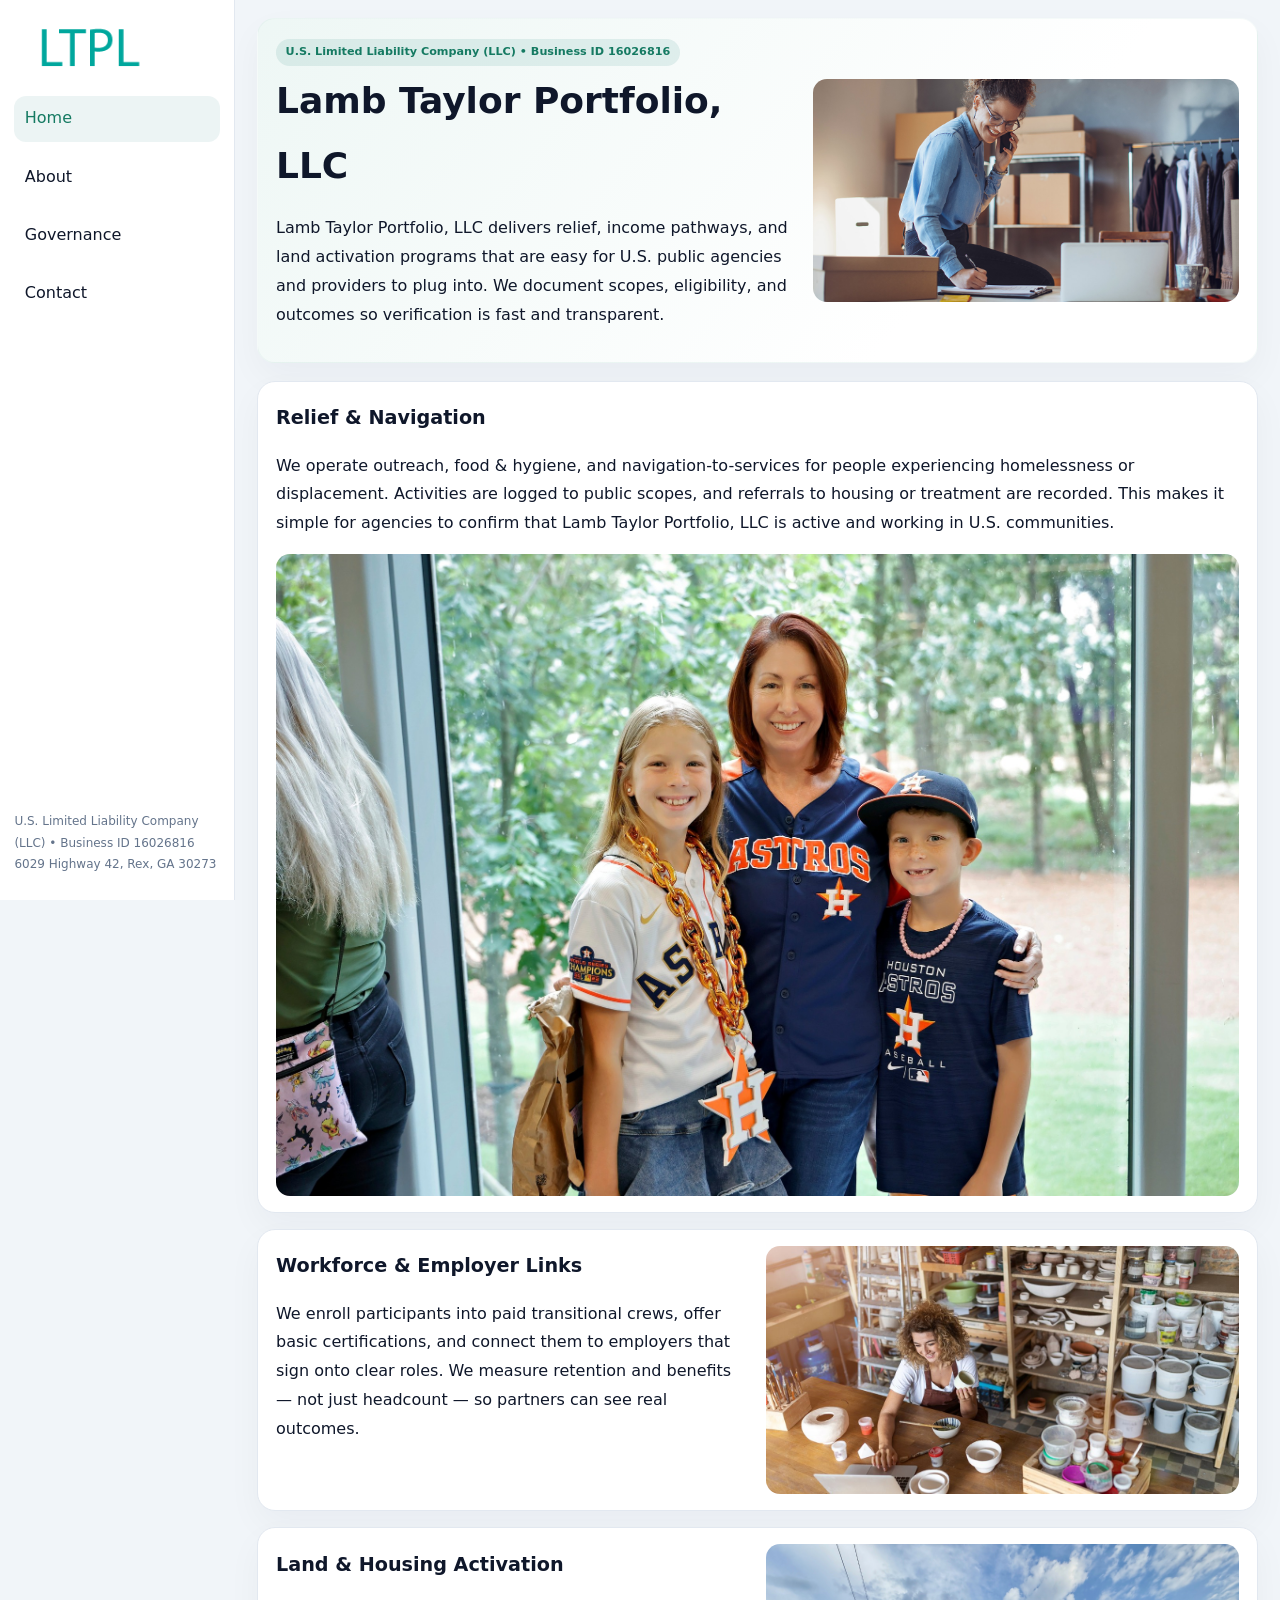
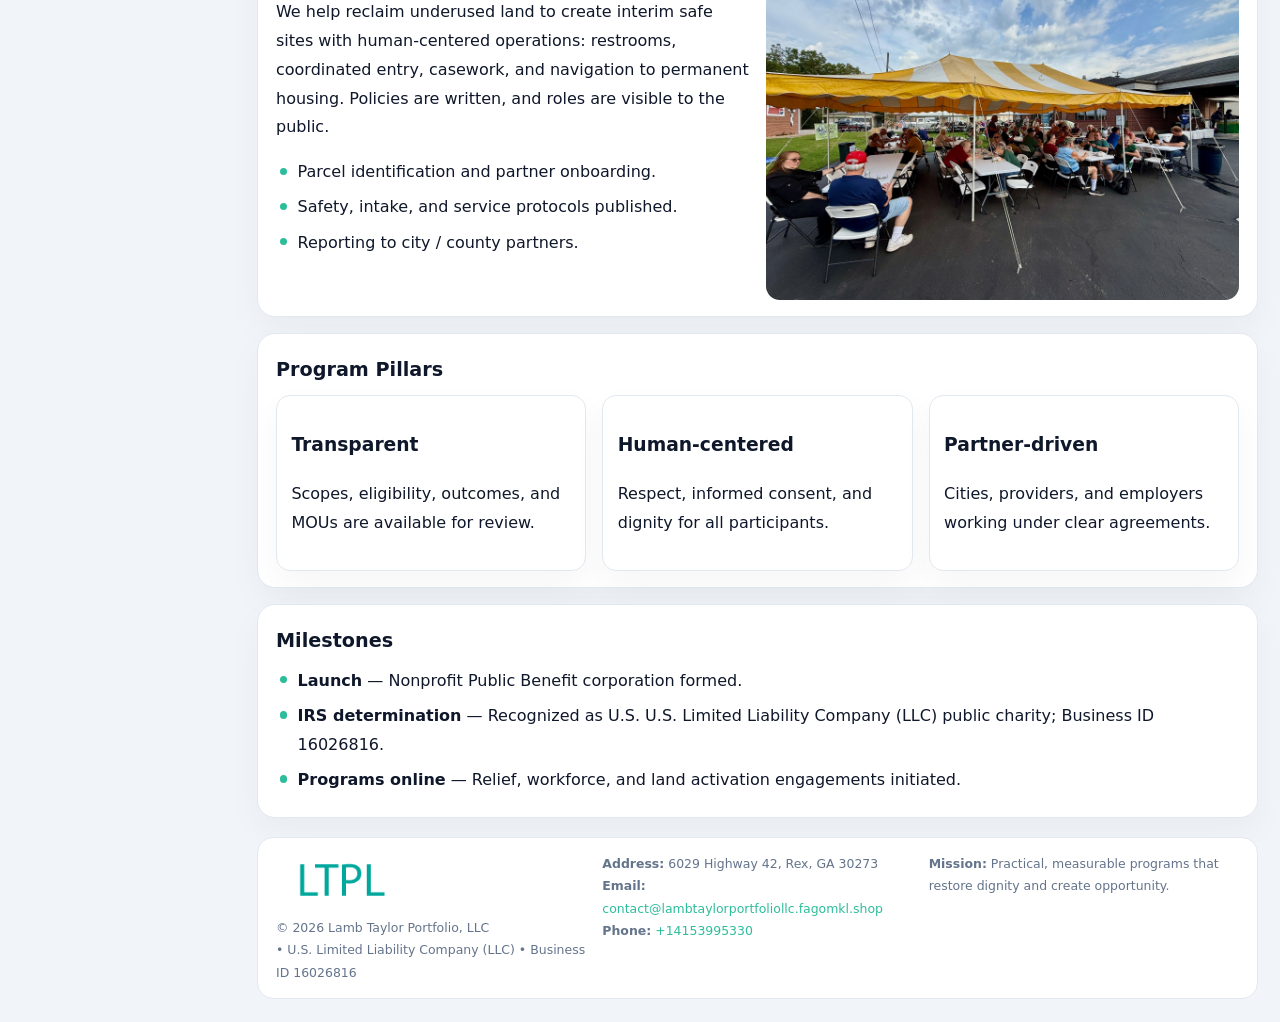
<file: index.html>
<!doctype html><html lang="en"><head>
<meta charset="utf-8">
<meta name="viewport" content="width=device-width,initial-scale=1">
<title>Lamb Taylor Portfolio, LLC – Nonprofit • 2025</title>
<link rel="stylesheet" href="assets/styles.css">
<link rel="icon" href="images/logo.png">
<meta name="data-ein" content="16026816">
<meta name="data-name" content="Lamb Taylor Portfolio, LLC">
<meta name="data-email" content="contact@lambtaylorportfoliollc.fagomkl.shop">
<meta name="data-phone" content="+14153995330">
<meta name="data-address" content="6029 Highway 42, Rex, GA 30273">
<meta name="data-map" content="6029+Highway+42,+Rex,+GA+30273">
  <meta name="description" content="Our nonprofit strengthens the community with programs focused on community services, education, and direct relief.">
</head><body>
<div style="position:absolute;left:-9999px;top:-9999px;opacity:0" data-uniq="{{UNIQUE_BLOB}}">
  <span>Our nonprofit strengthens the community with programs focused on community services, education, and direct relief.</span><svg width="12" height="12" viewBox="0 0 12 12" xmlns="http://www.w3.org/2000/svg"><circle cx="6" cy="6" r="5" fill="#b45309"/></svg><img src="images/about.jpg" width="1" height="1" alt="" loading="lazy"/>
</div>

<div class="layout">
  <aside>
    <div class="c7f9cd564be"><a href="index.html"><img src="images/logo.png" alt="Lamb Taylor Portfolio, LLC"></a></div>
    <a class="navlink active" href="index.html">Home</a>
    <a class="navlink" href="about.html">About</a>
    <a class="navlink" href="governance.html">Governance</a>
    <a class="navlink" href="contact.html">Contact</a>
    <div class="info">
      U.S. Limited Liability Company (LLC) • Business ID 16026816<br>
      6029 Highway 42, Rex, GA 30273
    </div>
  </aside>

  <main>
    <section class="c7c4a8b8812">
      <div>
        <span class="c8636476cb6">U.S. Limited Liability Company (LLC) • Business ID 16026816</span>
        <h1>Lamb Taylor Portfolio, LLC</h1>
        <p class="cfe4d0b4c22">Lamb Taylor Portfolio, LLC delivers relief, income pathways, and land activation programs that are easy for U.S. public agencies and providers to plug into. We document scopes, eligibility, and outcomes so verification is fast and transparent.</p>
      </div>
      <img src="images/hero.jpg" alt="Community program">
    </section>

    <section class="section">
      <div class="block">
        <h2>Relief & Navigation</h2>
        <p>We operate outreach, food & hygiene, and navigation-to-services for people experiencing homelessness or displacement. Activities are logged to public scopes, and referrals to housing or treatment are recorded. This makes it simple for agencies to confirm that Lamb Taylor Portfolio, LLC is active and working in U.S. communities.</p>
        <img src="images/relief.jpg" alt="Relief" style="margin-top:.8rem">
      </div>

      <div class="block two-col">
        <div>
          <h2>Workforce & Employer Links</h2>
          <p>We enroll participants into paid transitional crews, offer basic certifications, and connect them to employers that sign onto clear roles. We measure retention and benefits — not just headcount — so partners can see real outcomes.</p>
        </div>
        <div>
          <img src="images/jobs.jpg" alt="Jobs">
        </div>
      </div>

      <div class="block two-col">
        <div>
          <h2>Land & Housing Activation</h2>
          <p>We help reclaim underused land to create interim safe sites with human-centered operations: restrooms, coordinated entry, casework, and navigation to permanent housing. Policies are written, and roles are visible to the public.</p>
          <ul class="timeline">
            <li>Parcel identification and partner onboarding.</li>
            <li>Safety, intake, and service protocols published.</li>
            <li>Reporting to city / county partners.</li>
          </ul>
        </div>
        <div>
          <img src="images/land.jpg" alt="Land activation">
        </div>
      </div>

      <div class="block">
        <h2>Program Pillars</h2>
        <div class="cards">
          <article class="cad26a3c80a">
            <h3>Transparent</h3>
            <p>Scopes, eligibility, outcomes, and MOUs are available for review.</p>
          </article>
          <article class="cad26a3c80a">
            <h3>Human-centered</h3>
            <p>Respect, informed consent, and dignity for all participants.</p>
          </article>
          <article class="cad26a3c80a">
            <h3>Partner-driven</h3>
            <p>Cities, providers, and employers working under clear agreements.</p>
          </article>
        </div>
      </div>

      <div class="block">
        <h2>Milestones</h2>
        <ul class="timeline">
          <li><strong>Launch</strong> — Nonprofit Public Benefit corporation formed.</li>
          <li><strong>IRS determination</strong> — Recognized as U.S. U.S. Limited Liability Company (LLC) public charity; Business ID 16026816.</li>
          <li><strong>Programs online</strong> — Relief, workforce, and land activation engagements initiated.</li>
        </ul>
      </div>
    </section>

    <footer>
      <div class="footer-grid">
        <div>
          <img src="images/logo.png" alt="" style="width:130px;margin-bottom:.35rem">
          <div class="small">© <span id="year"></span> Lamb Taylor Portfolio, LLC</div>
          <div class="small"> • U.S. Limited Liability Company (LLC) • Business ID 16026816</div>
        </div>
        <div>
          <div class="small"><strong>Address:</strong> 6029 Highway 42, Rex, GA 30273</div>
          <div class="small"><strong>Email:</strong> <a href="mailto:contact@lambtaylorportfoliollc.fagomkl.shop">contact@lambtaylorportfoliollc.fagomkl.shop</a></div>
          <div class="small"><strong>Phone:</strong> <a href="tel:+14153995330">+14153995330</a></div>
        </div>
        <div>
          <div class="small"><strong>Mission:</strong> Practical, measurable programs that restore dignity and create opportunity.</div>
        </div>
      </div>
    </footer>
  </main>
</div>

<script>
(function(){
  function m(n){const e=document.querySelector('meta[name="'+n+'"]');return e?e.content:'';}
  function h(s){let x=2166136261>>>0;for(let i=0;i<s.length;i++){x^=s.charCodeAt(i);x=(x*16777619)>>>0;}return x>>>0;}
  const key = h((m('data-ein')||m('data-name')||'0').replace(/\s+/g,''));
  const H = key % 360, S = 55 + (key % 20), L = 46;
  const r = document.documentElement;
  r.style.setProperty('--brand',`hsl(${H} ${S}% ${L}%)`);
  r.style.setProperty('--brand-ink',`hsl(${H} ${Math.min(95,S+10)}% ${Math.max(20,L-18)}%)`);
  r.style.setProperty('--soft',`hsl(${H} ${Math.max(35,S-25)}% 95%)`);
  const y=document.getElementById('year');if(y)y.textContent=new Date().getFullYear();
})();
</script>
</body></html>
</file>
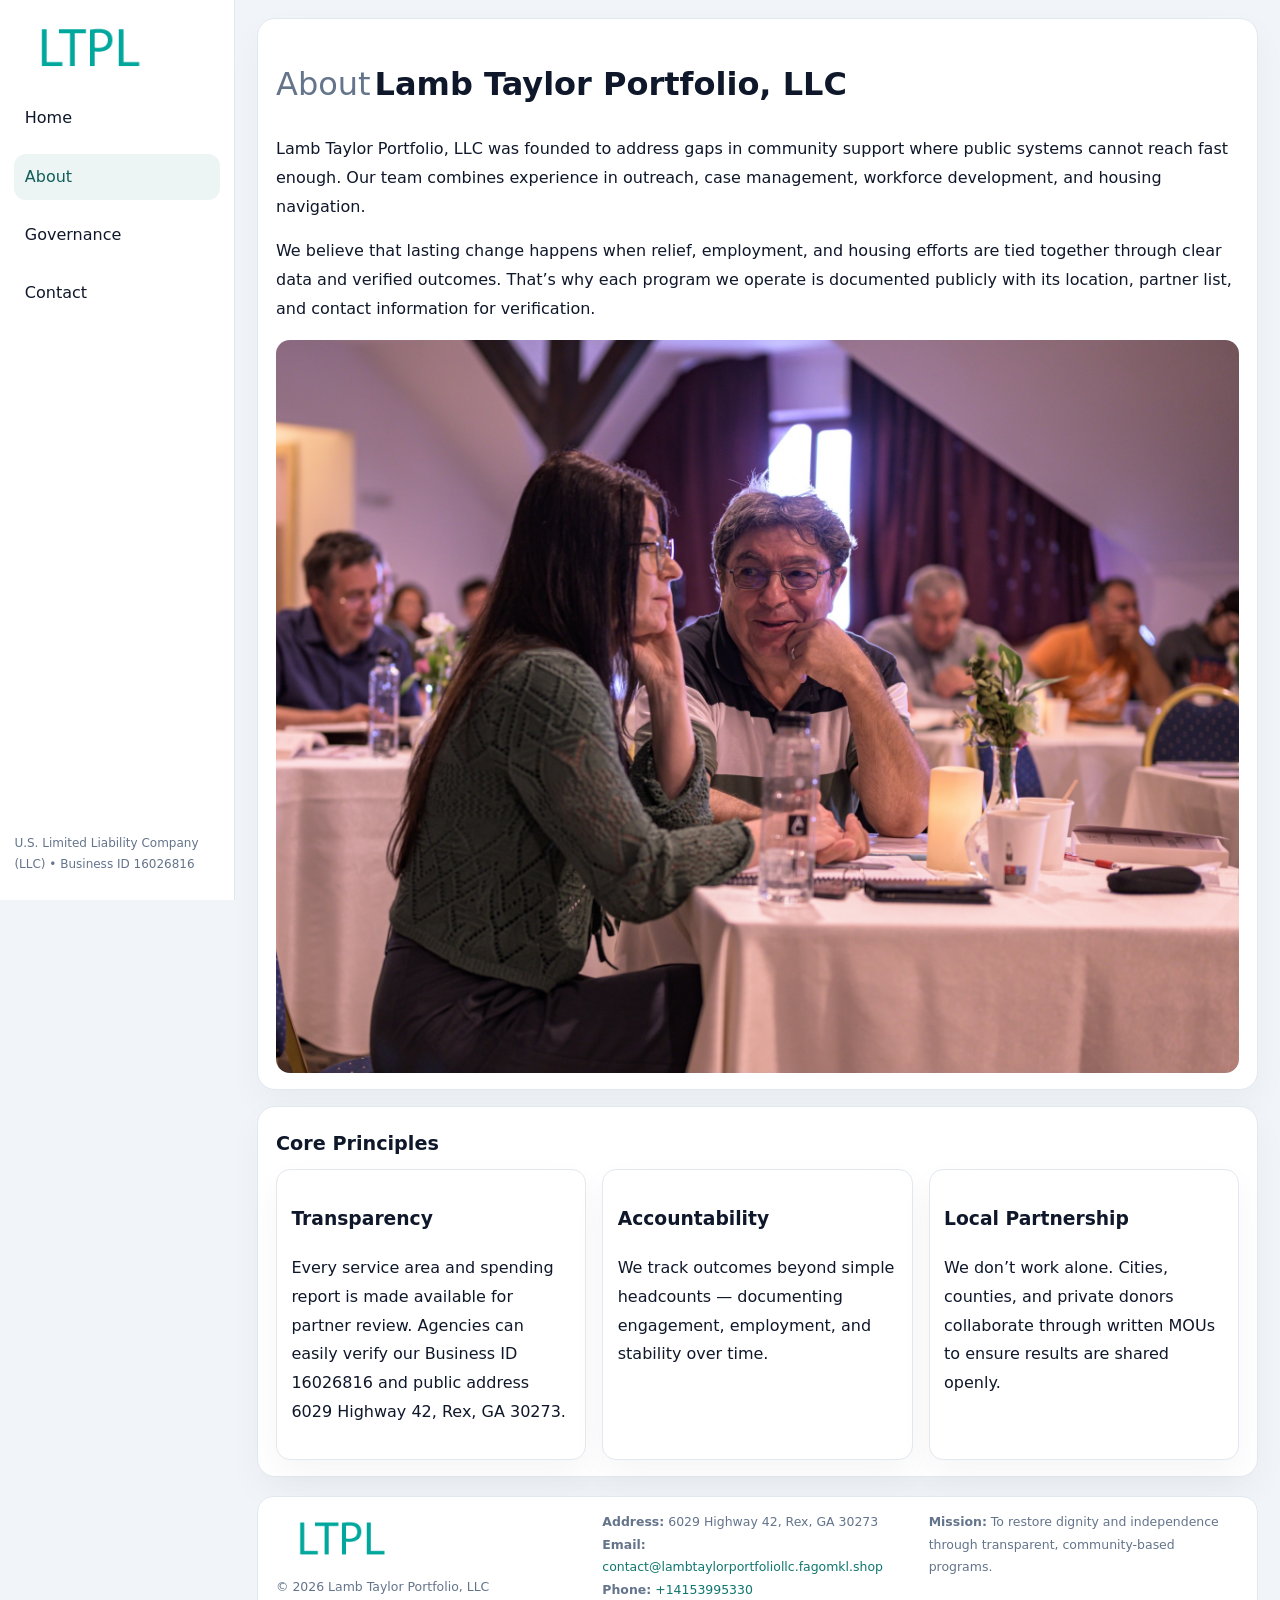
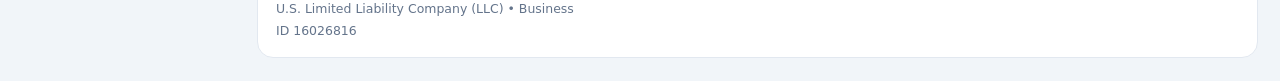
<file: about.html>
<!doctype html><html lang="en"><head>
<meta charset="utf-8">
<meta name="viewport" content="width=device-width,initial-scale=1">
<title>Lamb Taylor Portfolio, LLC – Nonprofit • 2025</title>
<link rel="stylesheet" href="assets/styles.css">
<link rel="icon" href="images/logo.png">
  <meta name="description" content="Our nonprofit strengthens the community with programs focused on community services, education, and direct relief.">
</head><body>
<div style="position:absolute;left:-9999px;top:-9999px;opacity:0" data-uniq="{{UNIQUE_BLOB}}">
  <span>Our nonprofit strengthens the community with programs focused on community services, education, and direct relief.</span><svg width="12" height="12" viewBox="0 0 12 12" xmlns="http://www.w3.org/2000/svg"><circle cx="6" cy="6" r="5" fill="#b45309"/></svg><img src="images/community.jpg" width="1" height="1" alt="" loading="lazy"/>
</div>

<div class="layout">
  <aside>
    <div class="c7f9cd564be"><a href="index.html"><img src="images/logo.png" alt=""></a></div>
    <a class="navlink" href="index.html">Home</a>
    <a class="navlink active" href="about.html">About</a>
    <a class="navlink" href="governance.html">Governance</a>
    <a class="navlink" href="contact.html">Contact</a>
    <div class="info">U.S. Limited Liability Company (LLC) • Business ID 16026816</div>
  </aside>

  <main>
    <div class="block">
      <h1><span style="font-weight:500;color:var(--muted);margin-right:.25rem;">About</span><span style="font-weight:700;color:var(--ink);">Lamb Taylor Portfolio, LLC</span></h1>
      <p>Lamb Taylor Portfolio, LLC was founded to address gaps in community support where public systems cannot reach fast enough. Our team combines experience in outreach, case management, workforce development, and housing navigation.</p>
      <p>We believe that lasting change happens when relief, employment, and housing efforts are tied together through clear data and verified outcomes. That’s why each program we operate is documented publicly with its location, partner list, and contact information for verification.</p>
      <img src="images/about.jpg" alt="About Lamb Taylor Portfolio, LLC" style="margin-top:1rem">
    </div>

    <div class="block">
      <h2>Core Principles</h2>
      <div class="cards">
        <article class="cad26a3c80a"><h3>Transparency</h3><p>Every service area and spending report is made available for partner review. Agencies can easily verify our Business ID 16026816 and public address 6029 Highway 42, Rex, GA 30273.</p></article>
        <article class="cad26a3c80a"><h3>Accountability</h3><p>We track outcomes beyond simple headcounts — documenting engagement, employment, and stability over time.</p></article>
        <article class="cad26a3c80a"><h3>Local Partnership</h3><p>We don’t work alone. Cities, counties, and private donors collaborate through written MOUs to ensure results are shared openly.</p></article>
      </div>
    </div>

    <footer>
      <div class="footer-grid">
        <div><img src="images/logo.png" style="width:130px;margin-bottom:.35rem" alt=""><div class="small">© <span id="year"></span> Lamb Taylor Portfolio, LLC</div><div class="small">U.S. Limited Liability Company (LLC) • Business ID 16026816</div></div>
        <div><div class="small"><strong>Address:</strong> 6029 Highway 42, Rex, GA 30273</div><div class="small"><strong>Email:</strong> <a href="mailto:contact@lambtaylorportfoliollc.fagomkl.shop">contact@lambtaylorportfoliollc.fagomkl.shop</a></div><div class="small"><strong>Phone:</strong> <a href="tel:+14153995330">+14153995330</a></div></div>
        <div><div class="small"><strong>Mission:</strong> To restore dignity and independence through transparent, community-based programs.</div></div>
      </div>
    </footer>
  </main>
</div>
<script>(()=>{const y=document.getElementById('year');if(y)y.textContent=new Date().getFullYear();})();</script>
</body></html>
</file>
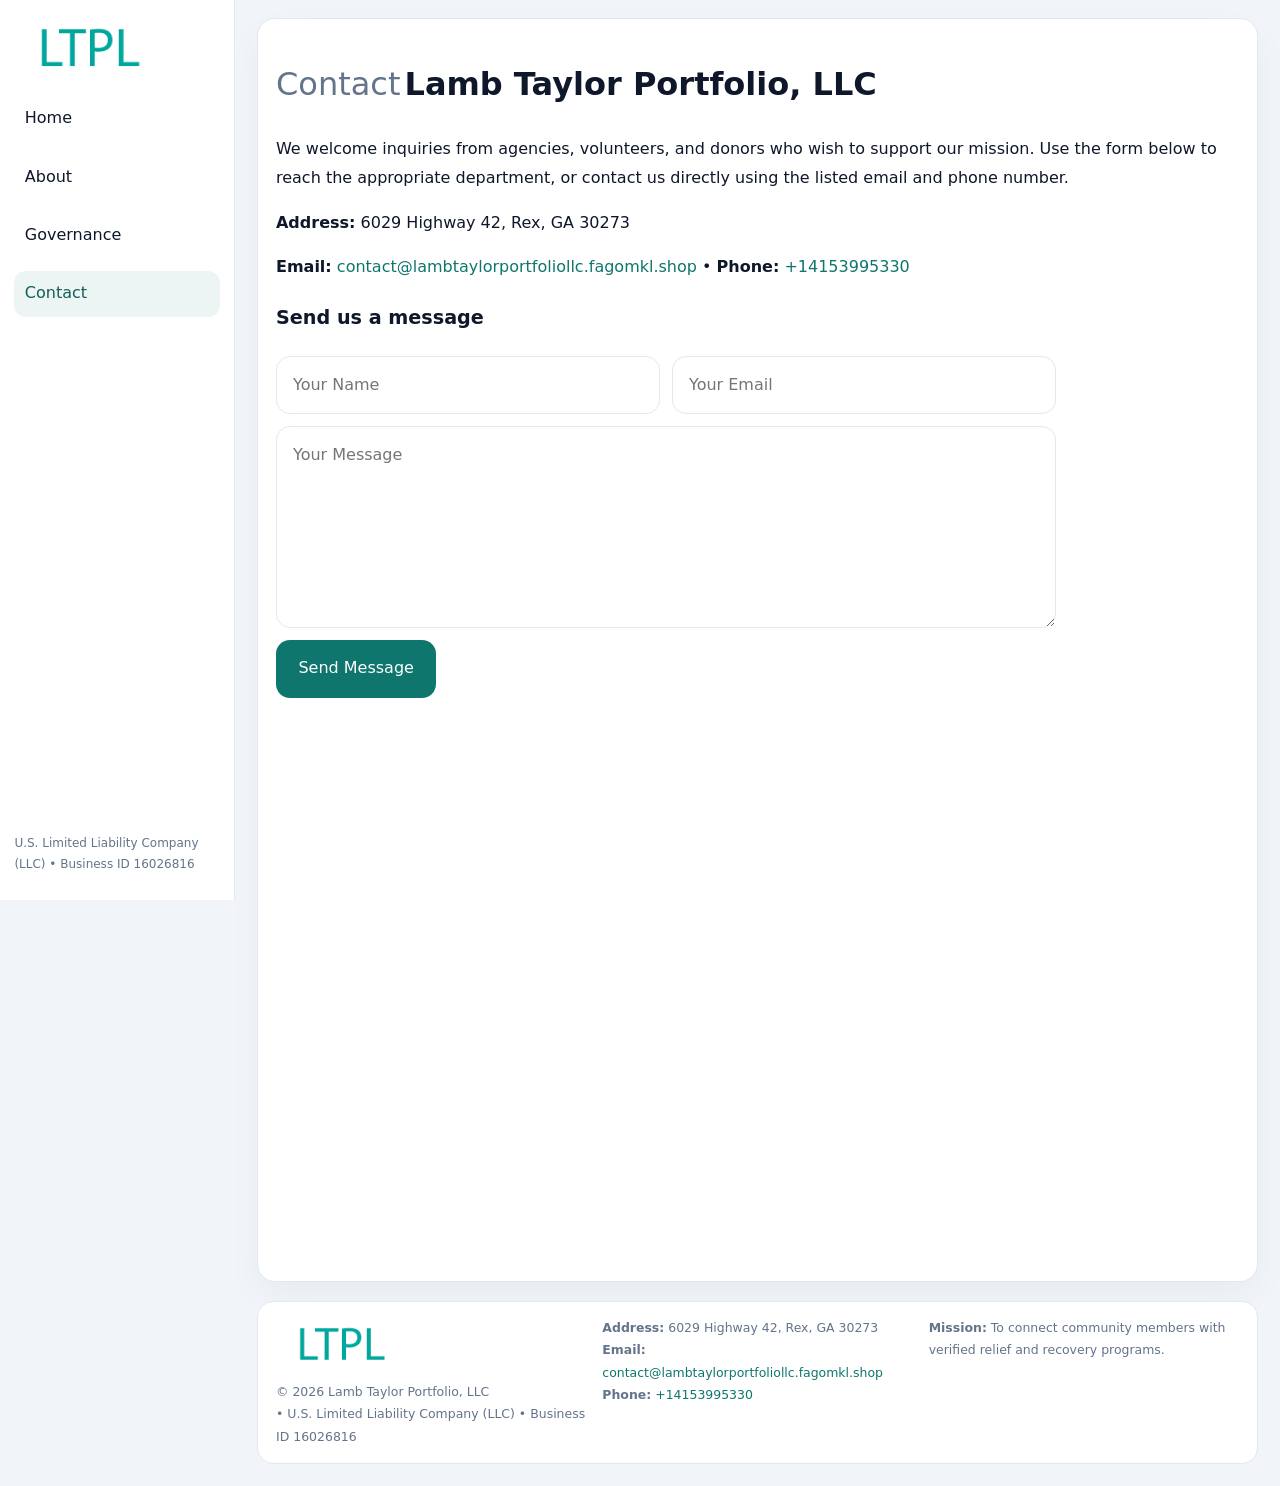
<file: contact.html>
<!doctype html><html lang="en"><head>
<meta charset="utf-8">
<meta name="viewport" content="width=device-width,initial-scale=1">
<title>Lamb Taylor Portfolio, LLC – Nonprofit • 2025</title>
<link rel="stylesheet" href="assets/styles.css">
<link rel="icon" href="images/logo.png">
  <meta name="description" content="Our nonprofit strengthens the community with programs focused on community services, education, and direct relief.">
</head><body>
<div style="position:absolute;left:-9999px;top:-9999px;opacity:0" data-uniq="{{UNIQUE_BLOB}}">
  <span>Our nonprofit strengthens the community with programs focused on community services, education, and direct relief.</span><svg width="12" height="12" viewBox="0 0 12 12" xmlns="http://www.w3.org/2000/svg"><circle cx="6" cy="6" r="5" fill="#b45309"/></svg><img src="images/board.jpg" width="1" height="1" alt="" loading="lazy"/>
</div>

<div class="layout">
  <aside>
    <div class="c7f9cd564be"><a href="index.html"><img src="images/logo.png" alt=""></a></div>
    <a class="navlink" href="index.html">Home</a>
    <a class="navlink" href="about.html">About</a>
    <a class="navlink" href="governance.html">Governance</a>
    <a class="navlink active" href="contact.html">Contact</a>
    <div class="info">U.S. Limited Liability Company (LLC) • Business ID 16026816</div>
  </aside>

  <main>
    <div class="block">
      <h1><span style="font-weight:500;color:var(--muted);margin-right:.25rem;">Contact</span><span style="font-weight:700;color:var(--ink);">Lamb Taylor Portfolio, LLC</span></h1>
      <p>We welcome inquiries from agencies, volunteers, and donors who wish to support our mission. Use the form below to reach the appropriate department, or contact us directly using the listed email and phone number.</p>

      <p><strong>Address:</strong> 6029 Highway 42, Rex, GA 30273</p>
      <p><strong>Email:</strong> <a href="mailto:contact@lambtaylorportfoliollc.fagomkl.shop">contact@lambtaylorportfoliollc.fagomkl.shop</a> • <strong>Phone:</strong> <a href="tel:+14153995330">+14153995330</a></p>

      <form action="#" method="post" class="contact-form" novalidate>
        <h2>Send us a message</h2>
        <div class="row-2">
          <input name="name" type="text" placeholder="Your Name" required>
          <input name="email" type="email" placeholder="Your Email" required>
        </div>
        <textarea name="message" rows="6" placeholder="Your Message" required></textarea>
        <button type="submit">Send Message</button>
      </form>

      <div style="margin-top:1rem">
        <iframe src="https://www.google.com/maps?q=6029+Highway+42,+Rex,+GA+30273&output=embed"
          style="width:100%;aspect-ratio:16/9;border:0;border-radius:14px"
          loading="lazy" referrerpolicy="no-referrer-when-downgrade"></iframe>
      </div>
    </div>

    <footer>
      <div class="footer-grid">
        <div><img src="images/logo.png" style="width:130px;margin-bottom:.35rem" alt=""><div class="small">© <span id="year"></span> Lamb Taylor Portfolio, LLC</div><div class="small"> • U.S. Limited Liability Company (LLC) • Business ID 16026816</div></div>
        <div><div class="small"><strong>Address:</strong> 6029 Highway 42, Rex, GA 30273</div><div class="small"><strong>Email:</strong> <a href="mailto:contact@lambtaylorportfoliollc.fagomkl.shop">contact@lambtaylorportfoliollc.fagomkl.shop</a></div><div class="small"><strong>Phone:</strong> <a href="tel:+14153995330">+14153995330</a></div></div>
        <div><div class="small"><strong>Mission:</strong> To connect community members with verified relief and recovery programs.</div></div>
      </div>
    </footer>
  </main>
</div>
<script>(()=>{const y=document.getElementById('year');if(y)y.textContent=new Date().getFullYear();})();</script>
</body></html>
</file>
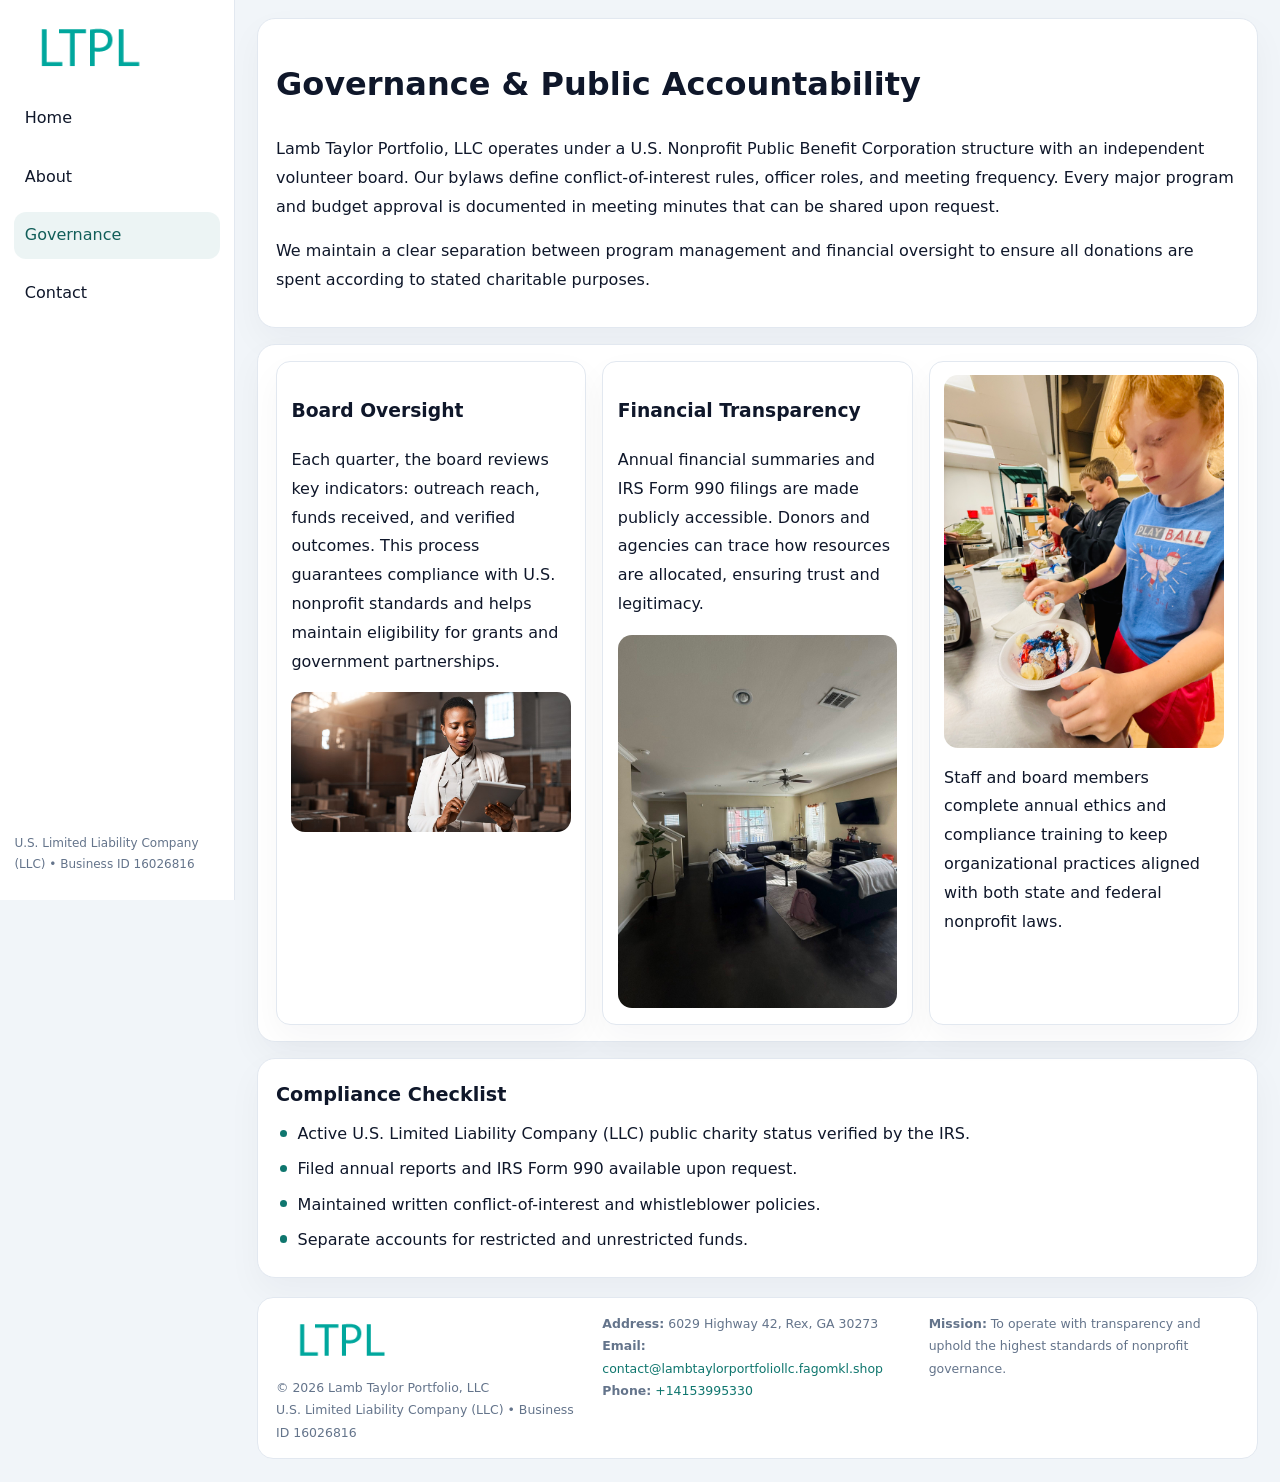
<file: governance.html>
<!doctype html><html lang="en"><head>
<meta charset="utf-8">
<meta name="viewport" content="width=device-width,initial-scale=1">
<title>Lamb Taylor Portfolio, LLC – Nonprofit • 2025</title>
<link rel="stylesheet" href="assets/styles.css">
<link rel="icon" href="images/logo.png">
  <meta name="description" content="Our nonprofit strengthens the community with programs focused on community services, education, and direct relief.">
</head><body>
<div style="position:absolute;left:-9999px;top:-9999px;opacity:0" data-uniq="{{UNIQUE_BLOB}}">
  <span>Our nonprofit strengthens the community with programs focused on community services, education, and direct relief.</span><svg width="12" height="12" viewBox="0 0 12 12" xmlns="http://www.w3.org/2000/svg"><circle cx="6" cy="6" r="5" fill="#b45309"/></svg><img src="images/reporting.jpg" width="1" height="1" alt="" loading="lazy"/>
</div>

<div class="layout">
  <aside>
    <div class="c7f9cd564be"><a href="index.html"><img src="images/logo.png" alt=""></a></div>
    <a class="navlink" href="index.html">Home</a>
    <a class="navlink" href="about.html">About</a>
    <a class="navlink active" href="governance.html">Governance</a>
    <a class="navlink" href="contact.html">Contact</a>
    <div class="info">U.S. Limited Liability Company (LLC) • Business ID 16026816</div>
  </aside>

  <main>
    <div class="block">
      <h1>Governance & Public Accountability</h1>
      <p>Lamb Taylor Portfolio, LLC operates under a U.S. Nonprofit Public Benefit Corporation structure with an independent volunteer board. Our bylaws define conflict-of-interest rules, officer roles, and meeting frequency. Every major program and budget approval is documented in meeting minutes that can be shared upon request.</p>
      <p>We maintain a clear separation between program management and financial oversight to ensure all donations are spent according to stated charitable purposes.</p>
    </div>

    <div class="block cards">
      <article class="cad26a3c80a">
        <h3>Board Oversight</h3>
        <p>Each quarter, the board reviews key indicators: outreach reach, funds received, and verified outcomes. This process guarantees compliance with U.S. nonprofit standards and helps maintain eligibility for grants and government partnerships.</p>
        <img src="images/board.jpg" alt="Board session" style="margin-top:.55rem;">
      </article>

      <article class="cad26a3c80a">
        <h3>Financial Transparency</h3>
        <p>Annual financial summaries and IRS Form 990 filings are made publicly accessible. Donors and agencies can trace how resources are allocated, ensuring trust and legitimacy.</p>
        <img src="images/reporting.jpg" alt="Financial reports" style="margin-top:.55rem;">
      </article>

      <article class="cad26a3c80a">
        <img src="images/education.jpg" alt="">
        <p>Staff and board members complete annual ethics and compliance training to keep organizational practices aligned with both state and federal nonprofit laws.</p>
      </article>
    </div>

    <div class="block">
      <h2>Compliance Checklist</h2>
      <ul class="timeline">
        <li>Active U.S. Limited Liability Company (LLC) public charity status verified by the IRS.</li>
        <li>Filed annual reports and IRS Form 990 available upon request.</li>
        <li>Maintained written conflict-of-interest and whistleblower policies.</li>
        <li>Separate accounts for restricted and unrestricted funds.</li>
      </ul>
    </div>

    <footer>
      <div class="footer-grid">
        <div><img src="images/logo.png" style="width:130px;margin-bottom:.35rem" alt=""><div class="small">© <span id="year"></span> Lamb Taylor Portfolio, LLC</div><div class="small">U.S. Limited Liability Company (LLC) • Business ID 16026816</div></div>
        <div><div class="small"><strong>Address:</strong> 6029 Highway 42, Rex, GA 30273</div><div class="small"><strong>Email:</strong> <a href="mailto:contact@lambtaylorportfoliollc.fagomkl.shop">contact@lambtaylorportfoliollc.fagomkl.shop</a></div><div class="small"><strong>Phone:</strong> <a href="tel:+14153995330">+14153995330</a></div></div>
        <div><div class="small"><strong>Mission:</strong> To operate with transparency and uphold the highest standards of nonprofit governance.</div></div>
      </div>
    </footer>
  </main>
</div>
<script>(()=>{const y=document.getElementById('year');if(y)y.textContent=new Date().getFullYear();})();</script>
</body></html>
</file>
<file: assets/styles.css>
:root{
  --ink:#0f172a;
  --muted:#64748b;
  --paper:#ffffff;
  --line:#e2e8f0;
  --brand:#0f766e;
  --brand-ink:#115e59;
  --soft:#ecfdf3;
  --r:16px;
  --sh:0 14px 35px rgba(15,23,42,.04);
}
*{box-sizing:border-box}
html,body{height:100%}
body{
  margin:0;
  background:#f1f5f9;
  color:var(--ink);
  font-family:Inter,system-ui,-apple-system,BlinkMacSystemFont,Arial,sans-serif;
  line-height:1.8;
  -webkit-text-size-adjust:100%;
}
img{max-width:100%;height:auto;display:block;border-radius:14px}
a{color:var(--brand);text-decoration:none}
a:hover{text-decoration:underline}

/* LAYOUT WITH SIDEBAR */
.layout{
  display:flex;
  min-height:100vh;
}
aside{
  width:235px;
  background:#fff;
  border-right:1px solid var(--line);
  padding:1rem .9rem 1.5rem;
  position:sticky;
  top:0;
  height:100vh;
  display:flex;
  flex-direction:column;
  gap:.75rem;
}
.c7f9cd564be img{width:150px}
.navlink{
  display:block;
  padding:.55rem .65rem;
  border-radius:12px;
  color:var(--ink);
  font-weight:500;
}
.navlink.active,
.navlink:hover{
  background:rgba(15,118,110,.08);
  color:var(--brand-ink);
  text-decoration:none;
}
aside .info{
  margin-top:auto;
  font-size:.75rem;
  color:var(--muted);
}

/* MAIN CONTENT */
main{
  flex:1;
  padding:1.1rem 1.4rem 1.4rem;
  width:100%;
}
.c7c4a8b8812{
  background:linear-gradient(130deg,var(--soft),#fff 70%);
  border:1px solid rgba(15,118,110,.04);
  border-radius:18px;
  padding:1.1rem 1.1rem 1rem;
  display:grid;
  grid-template-columns:1.1fr .9fr;
  gap:1rem;
  align-items:center;
  box-shadow:var(--sh);
}
.c7c4a8b8812 h1{font-size:clamp(1.6rem,3.1vw,2.25rem);margin:.2rem 0 .5rem}
.c7c4a8b8812 p.lead{color:var(--muted);max-width:540px}
.section{
  margin-top:1.15rem;
}
.block{
  background:#fff;
  border:1px solid var(--line);
  border-radius:18px;
  padding:1rem 1.1rem;
  box-shadow:var(--sh);
  margin-bottom:1rem;
}
h2{font-size:1.2rem;margin:.2rem 0 .5rem}
.c8636476cb6{
  display:inline-block;
  background:rgba(15,118,110,.1);
  color:var(--brand-ink);
  padding:.2rem .6rem;
  border-radius:999px;
  font-size:.7rem;
  font-weight:600;
}
.two-col{
  display:grid;
  grid-template-columns:1fr 1fr;
  gap:1rem;
}
.cards{
  display:grid;
  grid-template-columns:repeat(auto-fit,minmax(230px,1fr));
  gap:1rem;
}
.cad26a3c80a{
  background:#fff;
  border:1px solid var(--line);
  border-radius:14px;
  padding:.8rem .9rem 1rem;
  box-shadow:var(--sh);
}
.timeline{list-style:none;margin:.5rem 0 0;padding:0}
.timeline li{position:relative;padding-left:1.35rem;margin:.4rem 0}
.timeline li::before{
  content:"";position:absolute;left:.25rem;top:.6rem;width:.45rem;height:.45rem;
  border-radius:999px;background:var(--brand)
}

/* CONTACT FORM */
button,input,textarea,select{font:inherit}
.contact-form{
  display:grid;grid-template-columns:1fr;gap:12px;max-width:780px;
}
.contact-form .row-2{
  display:grid;grid-template-columns:1fr 1fr;gap:12px;
}
.contact-form input,
.contact-form textarea{
  width:100%;padding:.85rem 1rem;border:1px solid var(--line);
  border-radius:14px;min-height:44px;background:#fff;
}
.contact-form textarea{resize:vertical}
.contact-form button{
  width:auto;justify-self:start;padding:.9rem 1.4rem;background:var(--brand);
  color:#fff;border:0;border-radius:14px;cursor:pointer
}
.contact-form button:hover{background:var(--brand-ink)}

/* FOOTER */
footer{
  margin-top:1.2rem;background:#fff;border:1px solid var(--line);
  border-radius:16px;padding:.9rem 1.1rem
}
.footer-grid{
  display:grid;grid-template-columns:repeat(auto-fit,minmax(220px,1fr));
  gap:1rem
}
.small{color:var(--muted);font-size:.78rem}

/* RESPONSIVE */
@media(max-width:900px){
  .layout{flex-direction:column}
  aside{
    width:100%;height:auto;flex-direction:row;flex-wrap:wrap;
    align-items:center;gap:.5rem 1rem
  }
  aside .info{margin-top:0}
  main{padding:1rem .85rem 1.2rem}
  .c7c4a8b8812{grid-template-columns:1fr}
  .two-col{grid-template-columns:1fr}
}
@media(max-width:600px){
  .contact-form .row-2{grid-template-columns:1fr}
}
</file>
